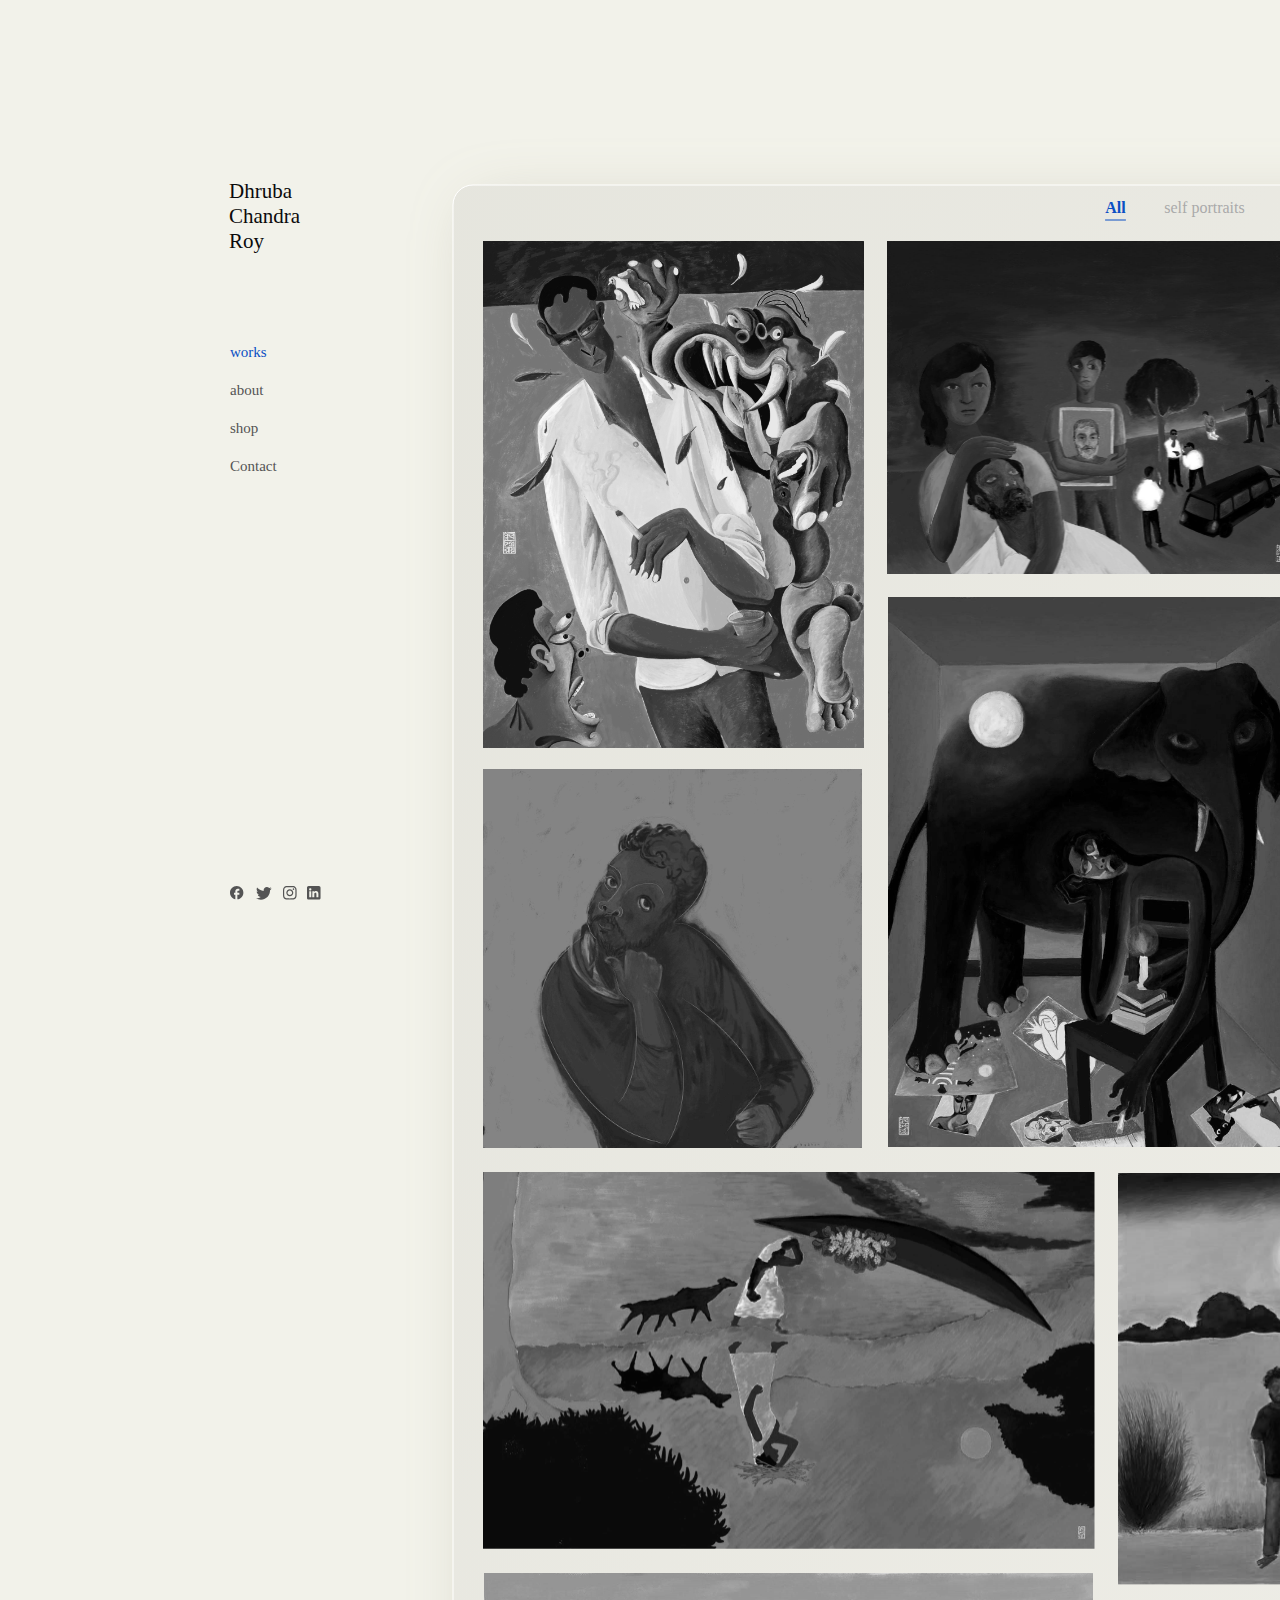
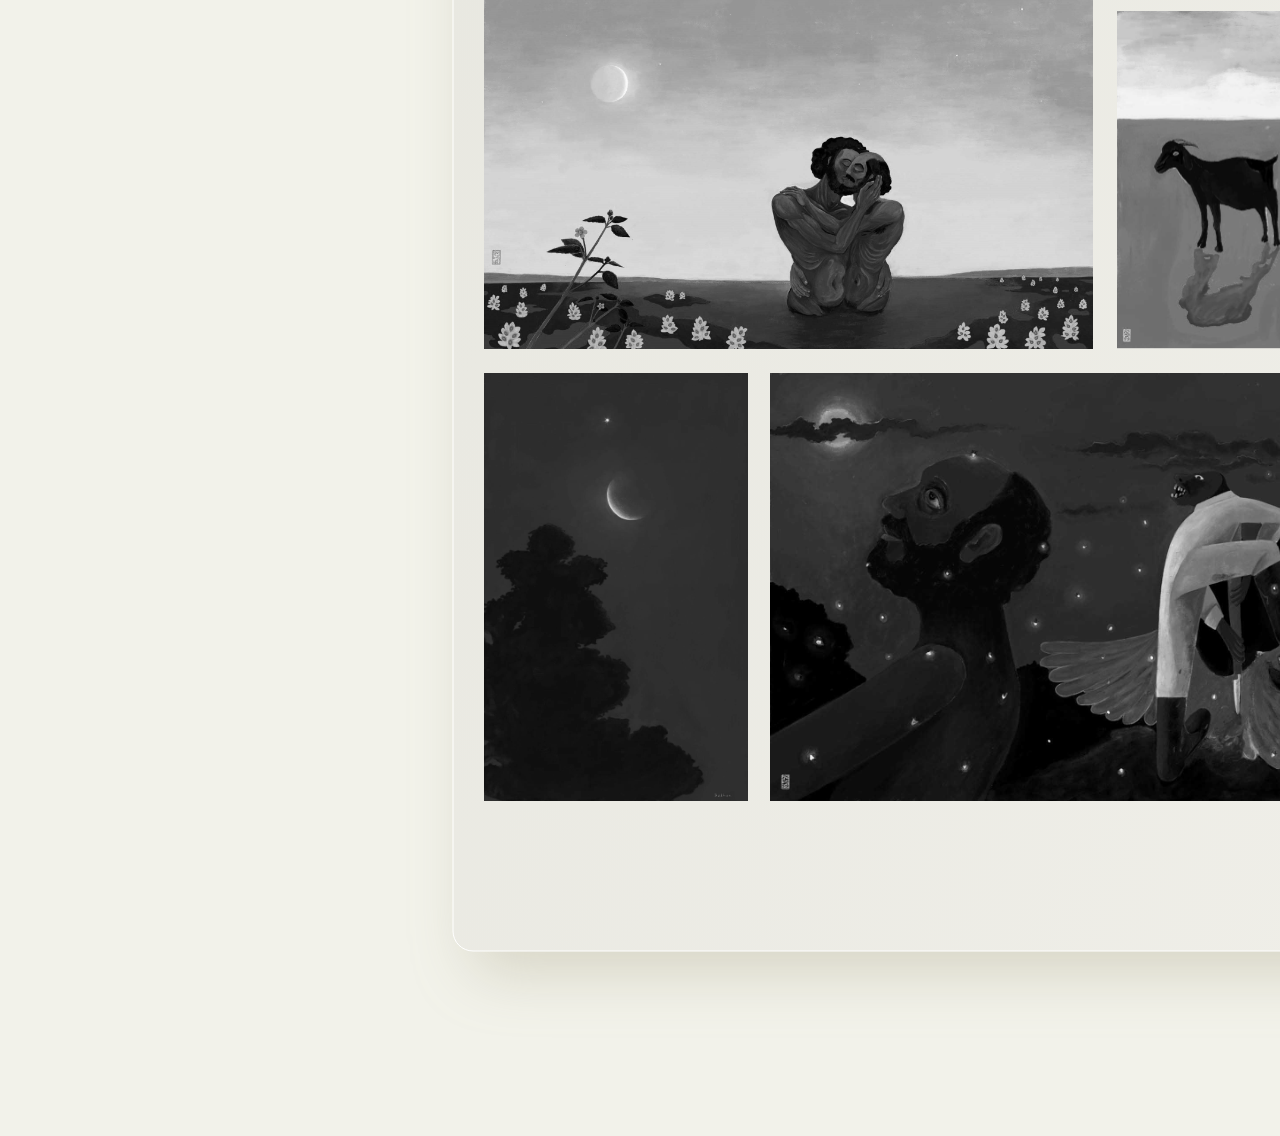
<file: index.html>
<!DOCTYPE html>
<html>
<head>
<meta charset="utf-8"/>
<meta http-equiv="X-UA-Compatible" content="IE=edge"/>
<meta name="viewport" content="width=device-width, initial-scale=1.0">
<title>Works</title>
<link rel="stylesheet" type="text/css" id="applicationStylesheet" href="BadhonPortfolio2.css"/>
<script id="applicationScript" type="text/javascript" src="BadhonPortfolio2.js"></script>
</head>
<body>
<div id="Works">
	<div id="Dhruba_Chandra_Roy">
		<span>Dhruba<br/>Chandra<br/>Roy</span>
	</div>
	<div id="Component_3__7" class="Component_3___7">
		<div id="works">
			<span>works</span>
		</div>
	</div>
	<div onclick="application.goToTargetView(event)" id="Component_4__7" class="Component_4___7">
		<div id="about">
			<span>about</span>
		</div>
	</div>
	<div onclick="application.goToTargetView(event)" id="Component_5__7" class="Component_5___7">
		<div id="shop">
			<span>shop</span>
		</div>
	</div>
	<div onclick="application.goToTargetView(event)" id="Component_6__7" class="Component_6___7">
		<div id="Contact">
			<span>Contact</span>
		</div>
	</div>
	<div id="Group_25">
		<div id="Group_9">
			<div id="facebook-24px" class="facebook_24px">
				<svg class="Rectangle_401">
					<rect id="Rectangle_401" rx="0" ry="0" x="0" y="0" width="16.067" height="16.067">
					</rect>
				</svg>
				<svg class="Path_125" viewBox="2 2 13.389 13.355">
					<path id="Path_125" d="M 15.38884925842285 8.694424629211426 C 15.38884925842285 4.999102592468262 12.38974666595459 2 8.694424629211426 2 C 4.999101638793945 2 2 4.999102592468262 2 8.694424629211426 C 2 11.93452548980713 4.302882671356201 14.63237571716309 7.355539798736572 15.25495910644531 L 7.355539798736572 10.70275020599365 L 6.016654491424561 10.70275020599365 L 6.016654491424561 8.694424629211426 L 7.355539798736572 8.694424629211426 L 7.355539798736572 7.02081823348999 C 7.355539798736572 5.728793621063232 8.406564712524414 4.677770137786865 9.698588371276855 4.677770137786865 L 11.37219429016113 4.677770137786865 L 11.37219429016113 6.686097145080566 L 10.03330993652344 6.686097145080566 C 9.665116310119629 6.686097145080566 9.36386775970459 6.987346649169922 9.36386775970459 7.355539798736572 L 9.36386775970459 8.694424629211426 L 11.37219429016113 8.694424629211426 L 11.37219429016113 10.70275020599365 L 9.36386775970459 10.70275020599365 L 9.36386775970459 15.35537624359131 C 12.74455070495605 15.02065563201904 15.38884925842285 12.16883087158203 15.38884925842285 8.694424629211426 Z">
					</path>
				</svg>
			</div>
			<div id="iconfinder_198-Twitter_192156">
				<div id="Component_24__8" class="Component_24___8">
					<svg class="Path_126" viewBox="-0.501 63.875 15.644 12.715">
						<path id="Path_126" d="M 15.14316654205322 65.37984466552734 C 14.56644153594971 65.6357421875 13.94770240783691 65.80760955810547 13.29841041564941 65.88592529296875 C 13.96298027038574 65.48870849609375 14.47095775604248 64.86040496826172 14.71157550811768 64.10992431640625 C 14.09091472625732 64.47850036621094 13.40342617034912 64.745849609375 12.67203235626221 64.88907623291016 C 12.08767032623291 64.26457214355469 11.25315284729004 63.87500762939453 10.33075904846191 63.87500762939453 C 8.558573722839355 63.87500762939453 7.120564460754395 65.31301879882813 7.120564460754395 67.08519744873047 C 7.120564460754395 67.33728790283203 7.149225234985352 67.58171081542969 7.203641891479492 67.81662750244141 C 4.535798072814941 67.68296051025391 2.170660734176636 66.40535736083984 0.5884946584701538 64.46321868896484 C 0.3115750849246979 64.93681335449219 0.1530864983797073 65.48873901367188 0.1530864983797073 66.07691192626953 C 0.1530864983797073 67.19028472900391 0.7202782034873962 68.17185211181641 1.581530809402466 68.74857330322266 C 1.055405020713806 68.73138427734375 0.5598340630531311 68.58624267578125 0.1272979974746704 68.34755706787109 C 0.1272979974746704 68.36093139648438 0.1272979974746704 68.37429046630859 0.1272979974746704 68.38767242431641 C 0.1272979974746704 69.94215393066406 1.233968019485474 71.23884582519531 2.701553344726563 71.53483581542969 C 2.432272672653198 71.60739898681641 2.148691415786743 71.64752197265625 1.856525301933289 71.64752197265625 C 1.649332165718079 71.64752197265625 1.448799729347229 71.62648773193359 1.252117872238159 71.58830261230469 C 1.66079044342041 72.86397552490234 2.846719264984131 73.79207611083984 4.250323295593262 73.81880950927734 C 3.152239084243774 74.67819976806641 1.768680095672607 75.19190216064453 0.2647955417633057 75.19190216064453 C 0.005078494548797607 75.19190216064453 -0.249872088432312 75.17660522460938 -0.5010032653808594 75.14795684814453 C 0.9188857674598694 76.05689239501953 2.606100082397461 76.58969116210938 4.419323444366455 76.58969116210938 C 10.32312202453613 76.58969116210938 13.55048656463623 71.69896697998047 13.55048656463623 67.45757293701172 C 13.55048656463623 67.31815338134766 13.54666996002197 67.17875671386719 13.54285049438477 67.04126739501953 C 14.16922473907471 66.58868408203125 14.71157550811768 66.02342224121094 15.14316654205322 65.37984466552734 Z">
						</path>
					</svg>
				</div>
			</div>
			<div id="iconfinder_instagram_4691240" class="iconfinder_instagram_4691240">
				<svg class="iconfinder_instagram_4691240_" viewBox="0 0 13.627 13.627">
					<path id="iconfinder_instagram_4691240_" d="M 6.813264846801758 0 C 4.962327480316162 0 4.731244087219238 0.008516579866409302 4.004496574401855 0.04087958484888077 C 3.278883457183838 0.07494591176509857 2.784921884536743 0.1890680938959122 2.350576162338257 0.3576963245868683 C 1.902603983879089 0.5314345955848694 1.522196650505066 0.7647889256477356 1.143492937088013 1.143492937088013 C 0.7647889852523804 1.522196650505066 0.5308669209480286 1.902036190032959 0.3576963245868683 2.350576162338257 C 0.1890680938959122 2.784921884536743 0.07437813282012939 3.278883457183838 0.04087958484888077 4.004496574401855 C 0.006813263054937124 4.731244087219238 -8.671219298150845e-10 4.962327480316162 -8.671219298150845e-10 6.813264846801758 C -8.671219298150845e-10 8.664201736450195 0.008516578935086727 8.895284652709961 0.04087958484888077 9.62203311920166 C 0.07494591176509857 10.34707832336426 0.1890680938959122 10.84160804748535 0.3576963245868683 11.27595329284668 C 0.5314345955848694 11.72335815429688 0.7647889256477356 12.10433197021484 1.143492937088013 12.48303604125977 C 1.522196888923645 12.86117267608643 1.902036190032959 13.09566307067871 2.350576162338257 13.26883316040039 C 2.785489797592163 13.43689441680908 3.279451131820679 13.55215263366699 4.004496574401855 13.58565139770508 C 4.731244087219238 13.61971569061279 4.962327480316162 13.62652969360352 6.813264846801758 13.62652969360352 C 8.664201736450195 13.62652969360352 8.895284652709961 13.61801338195801 9.62203311920166 13.58564758300781 C 10.34707832336426 13.5515832901001 10.84160804748535 13.43689441680908 11.27595329284668 13.26883220672607 C 11.72335815429688 13.09509372711182 12.10433197021484 12.86117172241211 12.48303604125977 12.48303508758545 C 12.86117267608643 12.10433101654053 13.09566307067871 11.72505950927734 13.26883316040039 11.27595329284668 C 13.43689441680908 10.84160709381104 13.55215263366699 10.34707641601563 13.58565139770508 9.622031211853027 C 13.61971569061279 8.895283699035645 13.62653064727783 8.664200782775879 13.62653064727783 6.813262939453125 C 13.62653064727783 4.962326526641846 13.61801338195801 4.731243133544922 13.58565139770508 4.004495143890381 C 13.55158424377441 3.279450178146362 13.4368953704834 2.784353256225586 13.26883316040039 2.350574731826782 C 13.09509468078613 1.902602791786194 12.86117267608643 1.52219557762146 12.48303604125977 1.143491625785828 C 12.10433197021484 0.7647889256477356 11.72505950927734 0.5308669209480286 11.27595329284668 0.3576963245868683 C 10.84160804748535 0.1890680938959122 10.34707832336426 0.0743781253695488 9.62203311920166 0.04087956994771957 C 8.895284652709961 0.006813264451920986 8.664201736450195 0 6.813264846801758 0 Z M 6.813264846801758 1.226387739181519 C 8.631837844848633 1.226387739181519 8.848727226257324 1.235471963882446 9.566959381103516 1.266699433326721 C 10.23125267028809 1.297927021980286 10.59178829193115 1.408074855804443 10.83138847351074 1.502324938774109 C 11.15047454833984 1.625531315803528 11.37644958496094 1.773151874542236 11.61604690551758 2.011049032211304 C 11.8539457321167 2.249512910842896 12.00156402587891 2.476053714752197 12.12477207183838 2.795141935348511 C 12.21788787841797 3.034741640090942 12.32917022705078 3.395277500152588 12.35926151275635 4.059570789337158 C 12.39162349700928 4.778369426727295 12.39900588989258 4.994122982025146 12.39900588989258 6.813264846801758 C 12.39900588989258 8.632405281066895 12.39048862457275 8.848727226257324 12.35698986053467 9.566959381103516 C 12.32235622406006 10.23125267028809 12.21163940429688 10.59178829193115 12.11795902252197 10.83138847351074 C 11.99077796936035 11.15047454833984 11.84599685668945 11.37644958496094 11.6075325012207 11.61604690551758 C 11.36963558197021 11.8539457321167 11.13968753814697 12.00156402587891 10.82400608062744 12.12477207183838 C 10.58554363250732 12.21788787841797 10.21933078765869 12.32917022705078 9.555035591125488 12.35926151275635 C 8.831693649291992 12.39162349700928 8.618779182434082 12.39900588989258 6.796231746673584 12.39900588989258 C 4.973115921020508 12.39900588989258 4.760201454162598 12.39048862457275 4.037426948547363 12.35698986053467 C 3.372565984725952 12.32235622406006 3.00635290145874 12.21163940429688 2.767888784408569 12.11795902252197 C 2.444826602935791 11.99077796936035 2.222827434539795 11.84599685668945 1.984930992126465 11.6075325012207 C 1.745899081230164 11.36963558197021 1.593168377876282 11.13968753814697 1.473936319351196 10.82400608062744 C 1.380253791809082 10.58554363250732 1.270106196403503 10.21933078765869 1.235471963882446 9.555035591125488 C 1.209922194480896 8.839643478393555 1.200837850570679 8.618779182434082 1.200837850570679 6.804749011993408 C 1.200837850570679 4.990148544311523 1.209922194480896 4.768717288970947 1.235471963882446 4.044807910919189 C 1.270106196403503 3.380514860153198 1.380253791809082 3.014869928359985 1.473936319351196 2.776405334472656 C 1.593168377876282 2.452775478363037 1.745899200439453 2.231344223022461 1.984931111335754 1.99231219291687 C 2.222827434539795 1.75441563129425 2.44482684135437 1.601117372512817 2.767888784408569 1.482452869415283 C 3.00635290145874 1.388202667236328 3.364617347717285 1.277487277984619 4.028909683227539 1.243420958518982 C 4.752819061279297 1.217871069908142 4.965733528137207 1.209354519844055 6.787714958190918 1.209354519844055 L 6.813264846801758 1.226387858390808 Z M 6.813264846801758 3.314653396606445 C 4.880001068115234 3.314653396606445 3.314653158187866 4.881703853607178 3.314653158187866 6.813264846801758 C 3.314653158187866 8.746528625488281 4.88170337677002 10.31187534332275 6.813264846801758 10.31187534332275 C 8.746528625488281 10.31187534332275 10.31187534332275 8.74482536315918 10.31187534332275 6.813264846801758 C 10.31187534332275 4.880001068115234 8.74482536315918 3.314653158187866 6.813264846801758 3.314653158187866 Z M 6.813264846801758 9.084351539611816 C 5.558487892150879 9.084351539611816 4.542175769805908 8.06804084777832 4.542175769805908 6.813264846801758 C 4.542175769805908 5.558487892150879 5.558487892150879 4.542175769805908 6.813264846801758 4.542175769805908 C 8.06804084777832 4.542175769805908 9.084351539611816 5.558487892150879 9.084351539611816 6.813264846801758 C 9.084351539611816 8.06804084777832 8.06804084777832 9.084351539611816 6.813264846801758 9.084351539611816 Z M 11.26800346374512 3.176685094833374 C 11.26800346374512 3.628063201904297 10.90122413635254 3.994276285171509 10.45041179656982 3.994276285171509 C 9.99903392791748 3.994276285171509 9.632819175720215 3.627495765686035 9.632819175720215 3.176685094833374 C 9.632819175720215 2.725873708724976 9.999601364135742 2.359660625457764 10.45041179656982 2.359660625457764 C 10.90065574645996 2.359092950820923 11.26800346374512 2.725873708724976 11.26800346374512 3.176685094833374 Z">
					</path>
				</svg>
			</div>
			<div id="iconfinder_Rounded_Linkedin2_s" class="iconfinder_Rounded_Linkedin2_svg_5282542">
				<svg class="iconfinder_Rounded_Linkedin2_s_bb" viewBox="0 0 13.534 13.534">
					<path id="iconfinder_Rounded_Linkedin2_s_bb" d="M 11.88055038452148 -1.485544362367364e-05 C 12.79317569732666 -1.485544362367364e-05 13.53408718109131 0.7409244775772095 13.53408718109131 1.653524875640869 L 13.53408718109131 11.88054847717285 C 13.53408718109131 12.79314708709717 12.7931489944458 13.53408718109131 11.88054847717285 13.53408718109131 L 1.653524279594421 13.53408718109131 C 0.740924060344696 13.53408718109131 -1.52587890625e-05 12.7931489944458 -1.52587890625e-05 11.88054847717285 L -1.52587890625e-05 1.653524279594421 C -1.52587890625e-05 0.740924060344696 0.740897536277771 -1.52587890625e-05 1.653524279594421 -1.52587890625e-05 L 11.88054847717285 -1.52587890625e-05 Z M 4.241579055786133 11.18882846832275 L 4.241579055786133 5.222272396087646 L 2.257987022399902 5.222272396087646 L 2.257987022399902 11.18882846832275 L 4.241579055786133 11.18882846832275 Z M 11.39295196533203 11.18882846832275 L 11.39295196533203 7.767265319824219 C 11.39295196533203 5.934530258178711 10.41442584991455 5.081961154937744 9.109573364257813 5.081961154937744 C 8.057402610778809 5.081961154937744 7.586087703704834 5.660624027252197 7.322198867797852 6.067042827606201 L 7.322198867797852 5.222272396087646 L 5.339109420776367 5.222272396087646 C 5.365411281585693 5.78216552734375 5.339109420776367 11.18882846832275 5.339109420776367 11.18882846832275 L 7.32217264175415 11.18882846832275 L 7.32217264175415 7.856689929962158 C 7.32217264175415 7.67831563949585 7.335019588470459 7.500045776367188 7.387570381164551 7.372555255889893 C 7.530682563781738 7.016360282897949 7.857218742370605 6.647370338439941 8.405113220214844 6.647370338439941 C 9.122393608093262 6.647370338439941 9.409781455993652 7.194735527038574 9.409781455993652 7.996471881866455 L 9.409781455993652 11.18882846832275 L 11.39295196533203 11.18882846832275 Z M 3.263185024261475 2.345244884490967 C 2.584524154663086 2.345244884490967 2.141122817993164 2.791420698165894 2.141122817993164 3.376215696334839 C 2.141122817993164 3.948719263076782 2.571042776107788 4.407185554504395 3.236936092376709 4.407185554504395 L 3.249730587005615 4.407185554504395 C 3.941370487213135 4.407185554504395 4.37189769744873 3.948719263076782 4.37189769744873 3.376215696334839 C 4.359077453613281 2.792240142822266 3.942587375640869 2.346513509750366 3.263185024261475 2.345244884490967 Z">
					</path>
				</svg>
			</div>
		</div>
	</div>
	<svg class="Rectangle_409_bd">
		<linearGradient id="Rectangle_409_bd" spreadMethod="pad" x1="-0.407" x2="1.035" y1="-0.206" y2="1.027">
			<stop offset="0" stop-color="#e2e2da" stop-opacity="1"></stop>
			<stop offset="1" stop-color="#f1f0ea" stop-opacity="1"></stop>
			<stop offset="1" stop-color="#f1f1e8" stop-opacity="1"></stop>
		</linearGradient>
		<rect id="Rectangle_409_bd" rx="20" ry="20" x="0" y="0" width="1237" height="2366">
		</rect>
	</svg>
	<div onclick="application.goToTargetView(event)" id="Component_25__1" class="Component_25___1">
		<div id="self_portraits">
			<span>self portraits</span>
		</div>
	</div>
	<div id="All">
		<span>All</span>
	</div>
	<div id="Component_26__1" class="Component_26___1">
		<div id="Recent_artworks">
			<span>Recent artworks</span>
		</div>
	</div>
	<div id="Component_27__1" class="Component_27___1">
		<div id="Old_ones">
			<span>Old ones</span>
		</div>
	</div>
	<div id="Component_28__1" class="Component_28___1">
		<div id="From_sketchbook">
			<span>From sketchbook</span>
		</div>
	</div>
	<svg class="Line_6" viewBox="0 0 20 1">
		<path id="Line_6" d="M 0 0 L 20 0">
		</path>
	</svg>
	<div id="selfsadakalo3" class="selfsadakalo3">
		<img id="selfsadakalo3_bp" src="selfsadakalo3_bp.png" srcset="selfsadakalo3_bp.png 1x, selfsadakalo3_bp@2x.png 2x">
			
	</div>
	<div id="sadakalo_3" class="sadakalo_3">
		<img id="sadakalo_3_br" src="sadakalo_3_br.png" srcset="sadakalo_3_br.png 1x, sadakalo_3_br@2x.png 2x">
			
	</div>
	<div id="sadakalo2" class="sadakalo2">
		<img id="sadakalo2_bt" src="sadakalo2_bt.png" srcset="sadakalo2_bt.png 1x, sadakalo2_bt@2x.png 2x">
			
	</div>
	<div onclick="application.goToTargetView(event)" id="sadakalo" class="sadakalo">
		<img onclick="application.goToTargetView(event)" id="sadakalo_bv" src="sadakalo_bv.png" srcset="sadakalo_bv.png 1x, sadakalo_bv@2x.png 2x">
			
	</div>
	<div id="sadakao7" class="sadakao7">
		<img id="sadakao7_bx" src="sadakao7_bx.png" srcset="sadakao7_bx.png 1x, sadakao7_bx@2x.png 2x">
			
	</div>
	<div id="sadakalo6" class="sadakalo6">
		<img id="sadakalo6_bz" src="sadakalo6_bz.png" srcset="sadakalo6_bz.png 1x, sadakalo6_bz@2x.png 2x">
			
	</div>
	<div id="sadakalo8" class="sadakalo8">
		<img id="sadakalo8_b" src="sadakalo8_b.png" srcset="sadakalo8_b.png 1x, sadakalo8_b@2x.png 2x">
			
	</div>
	<div id="selfsadakalo_4" class="selfsadakalo_4">
		<img id="selfsadakalo_4_b" src="selfsadakalo_4_b.png" srcset="selfsadakalo_4_b.png 1x, selfsadakalo_4_b@2x.png 2x">
			
	</div>
	<div id="sadakalo_4" class="sadakalo_4">
		<img id="sadakalo_4_b" src="sadakalo_4_b.png" srcset="sadakalo_4_b.png 1x, sadakalo_4_b@2x.png 2x">
			
	</div>
	<div id="sadakalo10" class="sadakalo10">
		<img id="sadakalo10_b" src="sadakalo10_b.png" srcset="sadakalo10_b.png 1x, sadakalo10_b@2x.png 2x">
			
	</div>
	<div id="selfsadakalo2" class="selfsadakalo2">
		<img id="selfsadakalo2_b" src="selfsadakalo2_b.png" srcset="selfsadakalo2_b.png 1x, selfsadakalo2_b@2x.png 2x">
			
	</div>
	<div id="sadakalo_11" class="sadakalo_11">
		<img id="sadakalo_11_cb" src="sadakalo_11_cb.png" srcset="sadakalo_11_cb.png 1x, sadakalo_11_cb@2x.png 2x">
			
	</div>
	<div id="sadakalo5" class="sadakalo5">
		<img id="sadakalo5_cd" src="sadakalo5_cd.png" srcset="sadakalo5_cd.png 1x, sadakalo5_cd@2x.png 2x">
			
	</div>
</div>
</body>
</html>
</file>
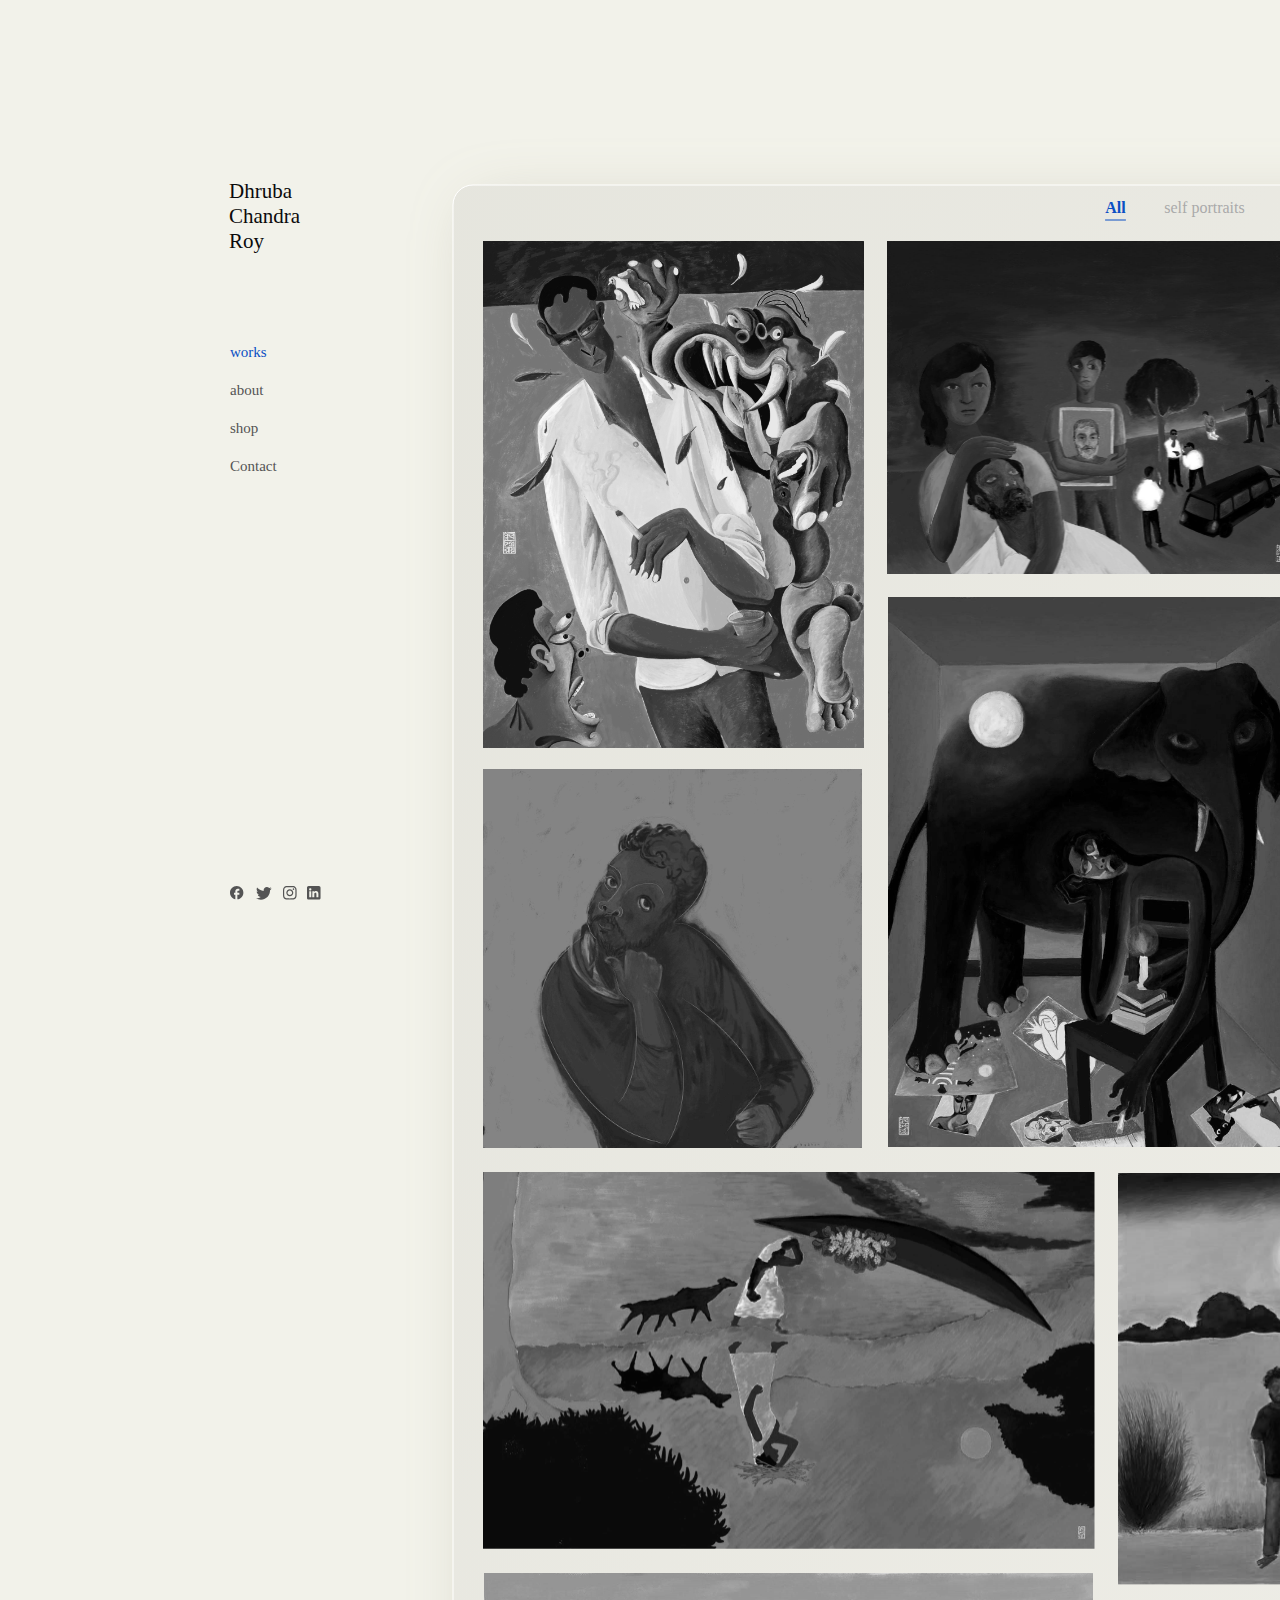
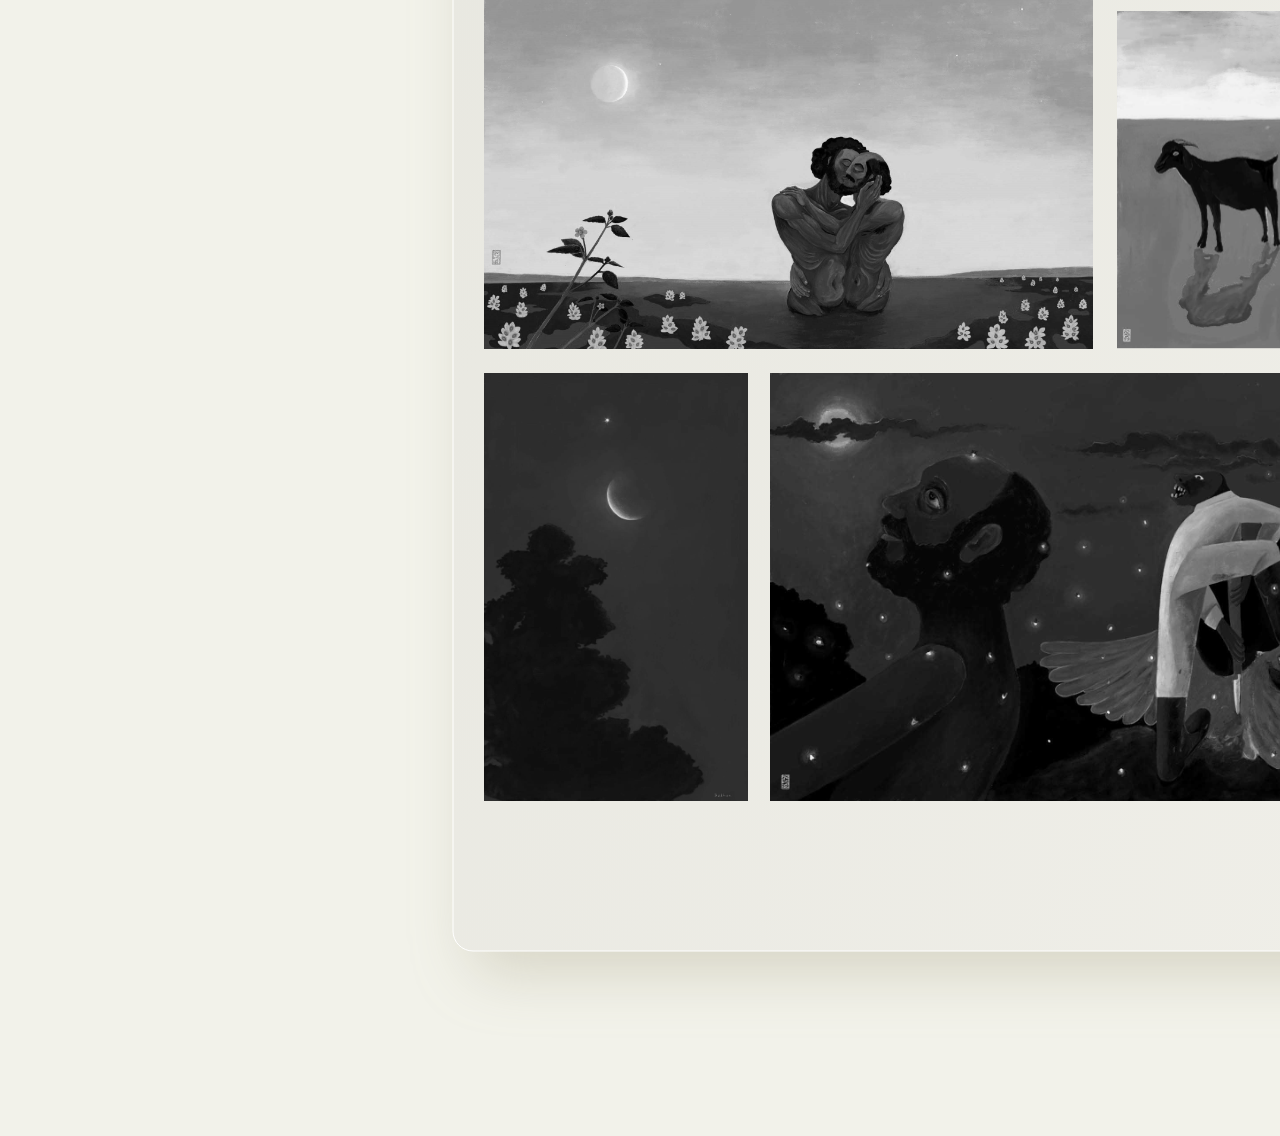
<file: BadhonPortfolio2.html>
<!DOCTYPE html>
<html>
<head>
<meta charset="utf-8"/>
<meta http-equiv="X-UA-Compatible" content="IE=edge"/>
<meta name="viewport" content="width=device-width, initial-scale=1.0">
<title>Works</title>
<link rel="stylesheet" type="text/css" id="applicationStylesheet" href="BadhonPortfolio2.css"/>
<script id="applicationScript" type="text/javascript" src="BadhonPortfolio2.js"></script>
</head>
<body>
<div id="Works">
	<div id="Dhruba_Chandra_Roy">
		<span>Dhruba<br/>Chandra<br/>Roy</span>
	</div>
	<div id="Component_3__7" class="Component_3___7">
		<div id="works">
			<span>works</span>
		</div>
	</div>
	<div onclick="application.goToTargetView(event)" id="Component_4__7" class="Component_4___7">
		<div id="about">
			<span>about</span>
		</div>
	</div>
	<div onclick="application.goToTargetView(event)" id="Component_5__7" class="Component_5___7">
		<div id="shop">
			<span>shop</span>
		</div>
	</div>
	<div onclick="application.goToTargetView(event)" id="Component_6__7" class="Component_6___7">
		<div id="Contact">
			<span>Contact</span>
		</div>
	</div>
	<div id="Group_25">
		<div id="Group_9">
			<div id="facebook-24px" class="facebook_24px">
				<svg class="Rectangle_401">
					<rect id="Rectangle_401" rx="0" ry="0" x="0" y="0" width="16.067" height="16.067">
					</rect>
				</svg>
				<svg class="Path_125" viewBox="2 2 13.389 13.355">
					<path id="Path_125" d="M 15.38884925842285 8.694424629211426 C 15.38884925842285 4.999102592468262 12.38974666595459 2 8.694424629211426 2 C 4.999101638793945 2 2 4.999102592468262 2 8.694424629211426 C 2 11.93452548980713 4.302882671356201 14.63237571716309 7.355539798736572 15.25495910644531 L 7.355539798736572 10.70275020599365 L 6.016654491424561 10.70275020599365 L 6.016654491424561 8.694424629211426 L 7.355539798736572 8.694424629211426 L 7.355539798736572 7.02081823348999 C 7.355539798736572 5.728793621063232 8.406564712524414 4.677770137786865 9.698588371276855 4.677770137786865 L 11.37219429016113 4.677770137786865 L 11.37219429016113 6.686097145080566 L 10.03330993652344 6.686097145080566 C 9.665116310119629 6.686097145080566 9.36386775970459 6.987346649169922 9.36386775970459 7.355539798736572 L 9.36386775970459 8.694424629211426 L 11.37219429016113 8.694424629211426 L 11.37219429016113 10.70275020599365 L 9.36386775970459 10.70275020599365 L 9.36386775970459 15.35537624359131 C 12.74455070495605 15.02065563201904 15.38884925842285 12.16883087158203 15.38884925842285 8.694424629211426 Z">
					</path>
				</svg>
			</div>
			<div id="iconfinder_198-Twitter_192156">
				<div id="Component_24__8" class="Component_24___8">
					<svg class="Path_126" viewBox="-0.501 63.875 15.644 12.715">
						<path id="Path_126" d="M 15.14316654205322 65.37984466552734 C 14.56644153594971 65.6357421875 13.94770240783691 65.80760955810547 13.29841041564941 65.88592529296875 C 13.96298027038574 65.48870849609375 14.47095775604248 64.86040496826172 14.71157550811768 64.10992431640625 C 14.09091472625732 64.47850036621094 13.40342617034912 64.745849609375 12.67203235626221 64.88907623291016 C 12.08767032623291 64.26457214355469 11.25315284729004 63.87500762939453 10.33075904846191 63.87500762939453 C 8.558573722839355 63.87500762939453 7.120564460754395 65.31301879882813 7.120564460754395 67.08519744873047 C 7.120564460754395 67.33728790283203 7.149225234985352 67.58171081542969 7.203641891479492 67.81662750244141 C 4.535798072814941 67.68296051025391 2.170660734176636 66.40535736083984 0.5884946584701538 64.46321868896484 C 0.3115750849246979 64.93681335449219 0.1530864983797073 65.48873901367188 0.1530864983797073 66.07691192626953 C 0.1530864983797073 67.19028472900391 0.7202782034873962 68.17185211181641 1.581530809402466 68.74857330322266 C 1.055405020713806 68.73138427734375 0.5598340630531311 68.58624267578125 0.1272979974746704 68.34755706787109 C 0.1272979974746704 68.36093139648438 0.1272979974746704 68.37429046630859 0.1272979974746704 68.38767242431641 C 0.1272979974746704 69.94215393066406 1.233968019485474 71.23884582519531 2.701553344726563 71.53483581542969 C 2.432272672653198 71.60739898681641 2.148691415786743 71.64752197265625 1.856525301933289 71.64752197265625 C 1.649332165718079 71.64752197265625 1.448799729347229 71.62648773193359 1.252117872238159 71.58830261230469 C 1.66079044342041 72.86397552490234 2.846719264984131 73.79207611083984 4.250323295593262 73.81880950927734 C 3.152239084243774 74.67819976806641 1.768680095672607 75.19190216064453 0.2647955417633057 75.19190216064453 C 0.005078494548797607 75.19190216064453 -0.249872088432312 75.17660522460938 -0.5010032653808594 75.14795684814453 C 0.9188857674598694 76.05689239501953 2.606100082397461 76.58969116210938 4.419323444366455 76.58969116210938 C 10.32312202453613 76.58969116210938 13.55048656463623 71.69896697998047 13.55048656463623 67.45757293701172 C 13.55048656463623 67.31815338134766 13.54666996002197 67.17875671386719 13.54285049438477 67.04126739501953 C 14.16922473907471 66.58868408203125 14.71157550811768 66.02342224121094 15.14316654205322 65.37984466552734 Z">
						</path>
					</svg>
				</div>
			</div>
			<div id="iconfinder_instagram_4691240" class="iconfinder_instagram_4691240">
				<svg class="iconfinder_instagram_4691240_" viewBox="0 0 13.627 13.627">
					<path id="iconfinder_instagram_4691240_" d="M 6.813264846801758 0 C 4.962327480316162 0 4.731244087219238 0.008516579866409302 4.004496574401855 0.04087958484888077 C 3.278883457183838 0.07494591176509857 2.784921884536743 0.1890680938959122 2.350576162338257 0.3576963245868683 C 1.902603983879089 0.5314345955848694 1.522196650505066 0.7647889256477356 1.143492937088013 1.143492937088013 C 0.7647889852523804 1.522196650505066 0.5308669209480286 1.902036190032959 0.3576963245868683 2.350576162338257 C 0.1890680938959122 2.784921884536743 0.07437813282012939 3.278883457183838 0.04087958484888077 4.004496574401855 C 0.006813263054937124 4.731244087219238 -8.671219298150845e-10 4.962327480316162 -8.671219298150845e-10 6.813264846801758 C -8.671219298150845e-10 8.664201736450195 0.008516578935086727 8.895284652709961 0.04087958484888077 9.62203311920166 C 0.07494591176509857 10.34707832336426 0.1890680938959122 10.84160804748535 0.3576963245868683 11.27595329284668 C 0.5314345955848694 11.72335815429688 0.7647889256477356 12.10433197021484 1.143492937088013 12.48303604125977 C 1.522196888923645 12.86117267608643 1.902036190032959 13.09566307067871 2.350576162338257 13.26883316040039 C 2.785489797592163 13.43689441680908 3.279451131820679 13.55215263366699 4.004496574401855 13.58565139770508 C 4.731244087219238 13.61971569061279 4.962327480316162 13.62652969360352 6.813264846801758 13.62652969360352 C 8.664201736450195 13.62652969360352 8.895284652709961 13.61801338195801 9.62203311920166 13.58564758300781 C 10.34707832336426 13.5515832901001 10.84160804748535 13.43689441680908 11.27595329284668 13.26883220672607 C 11.72335815429688 13.09509372711182 12.10433197021484 12.86117172241211 12.48303604125977 12.48303508758545 C 12.86117267608643 12.10433101654053 13.09566307067871 11.72505950927734 13.26883316040039 11.27595329284668 C 13.43689441680908 10.84160709381104 13.55215263366699 10.34707641601563 13.58565139770508 9.622031211853027 C 13.61971569061279 8.895283699035645 13.62653064727783 8.664200782775879 13.62653064727783 6.813262939453125 C 13.62653064727783 4.962326526641846 13.61801338195801 4.731243133544922 13.58565139770508 4.004495143890381 C 13.55158424377441 3.279450178146362 13.4368953704834 2.784353256225586 13.26883316040039 2.350574731826782 C 13.09509468078613 1.902602791786194 12.86117267608643 1.52219557762146 12.48303604125977 1.143491625785828 C 12.10433197021484 0.7647889256477356 11.72505950927734 0.5308669209480286 11.27595329284668 0.3576963245868683 C 10.84160804748535 0.1890680938959122 10.34707832336426 0.0743781253695488 9.62203311920166 0.04087956994771957 C 8.895284652709961 0.006813264451920986 8.664201736450195 0 6.813264846801758 0 Z M 6.813264846801758 1.226387739181519 C 8.631837844848633 1.226387739181519 8.848727226257324 1.235471963882446 9.566959381103516 1.266699433326721 C 10.23125267028809 1.297927021980286 10.59178829193115 1.408074855804443 10.83138847351074 1.502324938774109 C 11.15047454833984 1.625531315803528 11.37644958496094 1.773151874542236 11.61604690551758 2.011049032211304 C 11.8539457321167 2.249512910842896 12.00156402587891 2.476053714752197 12.12477207183838 2.795141935348511 C 12.21788787841797 3.034741640090942 12.32917022705078 3.395277500152588 12.35926151275635 4.059570789337158 C 12.39162349700928 4.778369426727295 12.39900588989258 4.994122982025146 12.39900588989258 6.813264846801758 C 12.39900588989258 8.632405281066895 12.39048862457275 8.848727226257324 12.35698986053467 9.566959381103516 C 12.32235622406006 10.23125267028809 12.21163940429688 10.59178829193115 12.11795902252197 10.83138847351074 C 11.99077796936035 11.15047454833984 11.84599685668945 11.37644958496094 11.6075325012207 11.61604690551758 C 11.36963558197021 11.8539457321167 11.13968753814697 12.00156402587891 10.82400608062744 12.12477207183838 C 10.58554363250732 12.21788787841797 10.21933078765869 12.32917022705078 9.555035591125488 12.35926151275635 C 8.831693649291992 12.39162349700928 8.618779182434082 12.39900588989258 6.796231746673584 12.39900588989258 C 4.973115921020508 12.39900588989258 4.760201454162598 12.39048862457275 4.037426948547363 12.35698986053467 C 3.372565984725952 12.32235622406006 3.00635290145874 12.21163940429688 2.767888784408569 12.11795902252197 C 2.444826602935791 11.99077796936035 2.222827434539795 11.84599685668945 1.984930992126465 11.6075325012207 C 1.745899081230164 11.36963558197021 1.593168377876282 11.13968753814697 1.473936319351196 10.82400608062744 C 1.380253791809082 10.58554363250732 1.270106196403503 10.21933078765869 1.235471963882446 9.555035591125488 C 1.209922194480896 8.839643478393555 1.200837850570679 8.618779182434082 1.200837850570679 6.804749011993408 C 1.200837850570679 4.990148544311523 1.209922194480896 4.768717288970947 1.235471963882446 4.044807910919189 C 1.270106196403503 3.380514860153198 1.380253791809082 3.014869928359985 1.473936319351196 2.776405334472656 C 1.593168377876282 2.452775478363037 1.745899200439453 2.231344223022461 1.984931111335754 1.99231219291687 C 2.222827434539795 1.75441563129425 2.44482684135437 1.601117372512817 2.767888784408569 1.482452869415283 C 3.00635290145874 1.388202667236328 3.364617347717285 1.277487277984619 4.028909683227539 1.243420958518982 C 4.752819061279297 1.217871069908142 4.965733528137207 1.209354519844055 6.787714958190918 1.209354519844055 L 6.813264846801758 1.226387858390808 Z M 6.813264846801758 3.314653396606445 C 4.880001068115234 3.314653396606445 3.314653158187866 4.881703853607178 3.314653158187866 6.813264846801758 C 3.314653158187866 8.746528625488281 4.88170337677002 10.31187534332275 6.813264846801758 10.31187534332275 C 8.746528625488281 10.31187534332275 10.31187534332275 8.74482536315918 10.31187534332275 6.813264846801758 C 10.31187534332275 4.880001068115234 8.74482536315918 3.314653158187866 6.813264846801758 3.314653158187866 Z M 6.813264846801758 9.084351539611816 C 5.558487892150879 9.084351539611816 4.542175769805908 8.06804084777832 4.542175769805908 6.813264846801758 C 4.542175769805908 5.558487892150879 5.558487892150879 4.542175769805908 6.813264846801758 4.542175769805908 C 8.06804084777832 4.542175769805908 9.084351539611816 5.558487892150879 9.084351539611816 6.813264846801758 C 9.084351539611816 8.06804084777832 8.06804084777832 9.084351539611816 6.813264846801758 9.084351539611816 Z M 11.26800346374512 3.176685094833374 C 11.26800346374512 3.628063201904297 10.90122413635254 3.994276285171509 10.45041179656982 3.994276285171509 C 9.99903392791748 3.994276285171509 9.632819175720215 3.627495765686035 9.632819175720215 3.176685094833374 C 9.632819175720215 2.725873708724976 9.999601364135742 2.359660625457764 10.45041179656982 2.359660625457764 C 10.90065574645996 2.359092950820923 11.26800346374512 2.725873708724976 11.26800346374512 3.176685094833374 Z">
					</path>
				</svg>
			</div>
			<div id="iconfinder_Rounded_Linkedin2_s" class="iconfinder_Rounded_Linkedin2_svg_5282542">
				<svg class="iconfinder_Rounded_Linkedin2_s_bb" viewBox="0 0 13.534 13.534">
					<path id="iconfinder_Rounded_Linkedin2_s_bb" d="M 11.88055038452148 -1.485544362367364e-05 C 12.79317569732666 -1.485544362367364e-05 13.53408718109131 0.7409244775772095 13.53408718109131 1.653524875640869 L 13.53408718109131 11.88054847717285 C 13.53408718109131 12.79314708709717 12.7931489944458 13.53408718109131 11.88054847717285 13.53408718109131 L 1.653524279594421 13.53408718109131 C 0.740924060344696 13.53408718109131 -1.52587890625e-05 12.7931489944458 -1.52587890625e-05 11.88054847717285 L -1.52587890625e-05 1.653524279594421 C -1.52587890625e-05 0.740924060344696 0.740897536277771 -1.52587890625e-05 1.653524279594421 -1.52587890625e-05 L 11.88054847717285 -1.52587890625e-05 Z M 4.241579055786133 11.18882846832275 L 4.241579055786133 5.222272396087646 L 2.257987022399902 5.222272396087646 L 2.257987022399902 11.18882846832275 L 4.241579055786133 11.18882846832275 Z M 11.39295196533203 11.18882846832275 L 11.39295196533203 7.767265319824219 C 11.39295196533203 5.934530258178711 10.41442584991455 5.081961154937744 9.109573364257813 5.081961154937744 C 8.057402610778809 5.081961154937744 7.586087703704834 5.660624027252197 7.322198867797852 6.067042827606201 L 7.322198867797852 5.222272396087646 L 5.339109420776367 5.222272396087646 C 5.365411281585693 5.78216552734375 5.339109420776367 11.18882846832275 5.339109420776367 11.18882846832275 L 7.32217264175415 11.18882846832275 L 7.32217264175415 7.856689929962158 C 7.32217264175415 7.67831563949585 7.335019588470459 7.500045776367188 7.387570381164551 7.372555255889893 C 7.530682563781738 7.016360282897949 7.857218742370605 6.647370338439941 8.405113220214844 6.647370338439941 C 9.122393608093262 6.647370338439941 9.409781455993652 7.194735527038574 9.409781455993652 7.996471881866455 L 9.409781455993652 11.18882846832275 L 11.39295196533203 11.18882846832275 Z M 3.263185024261475 2.345244884490967 C 2.584524154663086 2.345244884490967 2.141122817993164 2.791420698165894 2.141122817993164 3.376215696334839 C 2.141122817993164 3.948719263076782 2.571042776107788 4.407185554504395 3.236936092376709 4.407185554504395 L 3.249730587005615 4.407185554504395 C 3.941370487213135 4.407185554504395 4.37189769744873 3.948719263076782 4.37189769744873 3.376215696334839 C 4.359077453613281 2.792240142822266 3.942587375640869 2.346513509750366 3.263185024261475 2.345244884490967 Z">
					</path>
				</svg>
			</div>
		</div>
	</div>
	<svg class="Rectangle_409_bd">
		<linearGradient id="Rectangle_409_bd" spreadMethod="pad" x1="-0.407" x2="1.035" y1="-0.206" y2="1.027">
			<stop offset="0" stop-color="#e2e2da" stop-opacity="1"></stop>
			<stop offset="1" stop-color="#f1f0ea" stop-opacity="1"></stop>
			<stop offset="1" stop-color="#f1f1e8" stop-opacity="1"></stop>
		</linearGradient>
		<rect id="Rectangle_409_bd" rx="20" ry="20" x="0" y="0" width="1237" height="2366">
		</rect>
	</svg>
	<div onclick="application.goToTargetView(event)" id="Component_25__1" class="Component_25___1">
		<div id="self_portraits">
			<span>self portraits</span>
		</div>
	</div>
	<div id="All">
		<span>All</span>
	</div>
	<div id="Component_26__1" class="Component_26___1">
		<div id="Recent_artworks">
			<span>Recent artworks</span>
		</div>
	</div>
	<div id="Component_27__1" class="Component_27___1">
		<div id="Old_ones">
			<span>Old ones</span>
		</div>
	</div>
	<div id="Component_28__1" class="Component_28___1">
		<div id="From_sketchbook">
			<span>From sketchbook</span>
		</div>
	</div>
	<svg class="Line_6" viewBox="0 0 20 1">
		<path id="Line_6" d="M 0 0 L 20 0">
		</path>
	</svg>
	<div id="selfsadakalo3" class="selfsadakalo3">
		<img id="selfsadakalo3_bp" src="selfsadakalo3_bp.png" srcset="selfsadakalo3_bp.png 1x, selfsadakalo3_bp@2x.png 2x">
			
	</div>
	<div id="sadakalo_3" class="sadakalo_3">
		<img id="sadakalo_3_br" src="sadakalo_3_br.png" srcset="sadakalo_3_br.png 1x, sadakalo_3_br@2x.png 2x">
			
	</div>
	<div id="sadakalo2" class="sadakalo2">
		<img id="sadakalo2_bt" src="sadakalo2_bt.png" srcset="sadakalo2_bt.png 1x, sadakalo2_bt@2x.png 2x">
			
	</div>
	<div onclick="application.goToTargetView(event)" id="sadakalo" class="sadakalo">
		<img onclick="application.goToTargetView(event)" id="sadakalo_bv" src="sadakalo_bv.png" srcset="sadakalo_bv.png 1x, sadakalo_bv@2x.png 2x">
			
	</div>
	<div id="sadakao7" class="sadakao7">
		<img id="sadakao7_bx" src="sadakao7_bx.png" srcset="sadakao7_bx.png 1x, sadakao7_bx@2x.png 2x">
			
	</div>
	<div id="sadakalo6" class="sadakalo6">
		<img id="sadakalo6_bz" src="sadakalo6_bz.png" srcset="sadakalo6_bz.png 1x, sadakalo6_bz@2x.png 2x">
			
	</div>
	<div id="sadakalo8" class="sadakalo8">
		<img id="sadakalo8_b" src="sadakalo8_b.png" srcset="sadakalo8_b.png 1x, sadakalo8_b@2x.png 2x">
			
	</div>
	<div id="selfsadakalo_4" class="selfsadakalo_4">
		<img id="selfsadakalo_4_b" src="selfsadakalo_4_b.png" srcset="selfsadakalo_4_b.png 1x, selfsadakalo_4_b@2x.png 2x">
			
	</div>
	<div id="sadakalo_4" class="sadakalo_4">
		<img id="sadakalo_4_b" src="sadakalo_4_b.png" srcset="sadakalo_4_b.png 1x, sadakalo_4_b@2x.png 2x">
			
	</div>
	<div id="sadakalo10" class="sadakalo10">
		<img id="sadakalo10_b" src="sadakalo10_b.png" srcset="sadakalo10_b.png 1x, sadakalo10_b@2x.png 2x">
			
	</div>
	<div id="selfsadakalo2" class="selfsadakalo2">
		<img id="selfsadakalo2_b" src="selfsadakalo2_b.png" srcset="selfsadakalo2_b.png 1x, selfsadakalo2_b@2x.png 2x">
			
	</div>
	<div id="sadakalo_11" class="sadakalo_11">
		<img id="sadakalo_11_cb" src="sadakalo_11_cb.png" srcset="sadakalo_11_cb.png 1x, sadakalo_11_cb@2x.png 2x">
			
	</div>
	<div id="sadakalo5" class="sadakalo5">
		<img id="sadakalo5_cd" src="sadakalo5_cd.png" srcset="sadakalo5_cd.png 1x, sadakalo5_cd@2x.png 2x">
			
	</div>
</div>
</body>
</html>
</file>
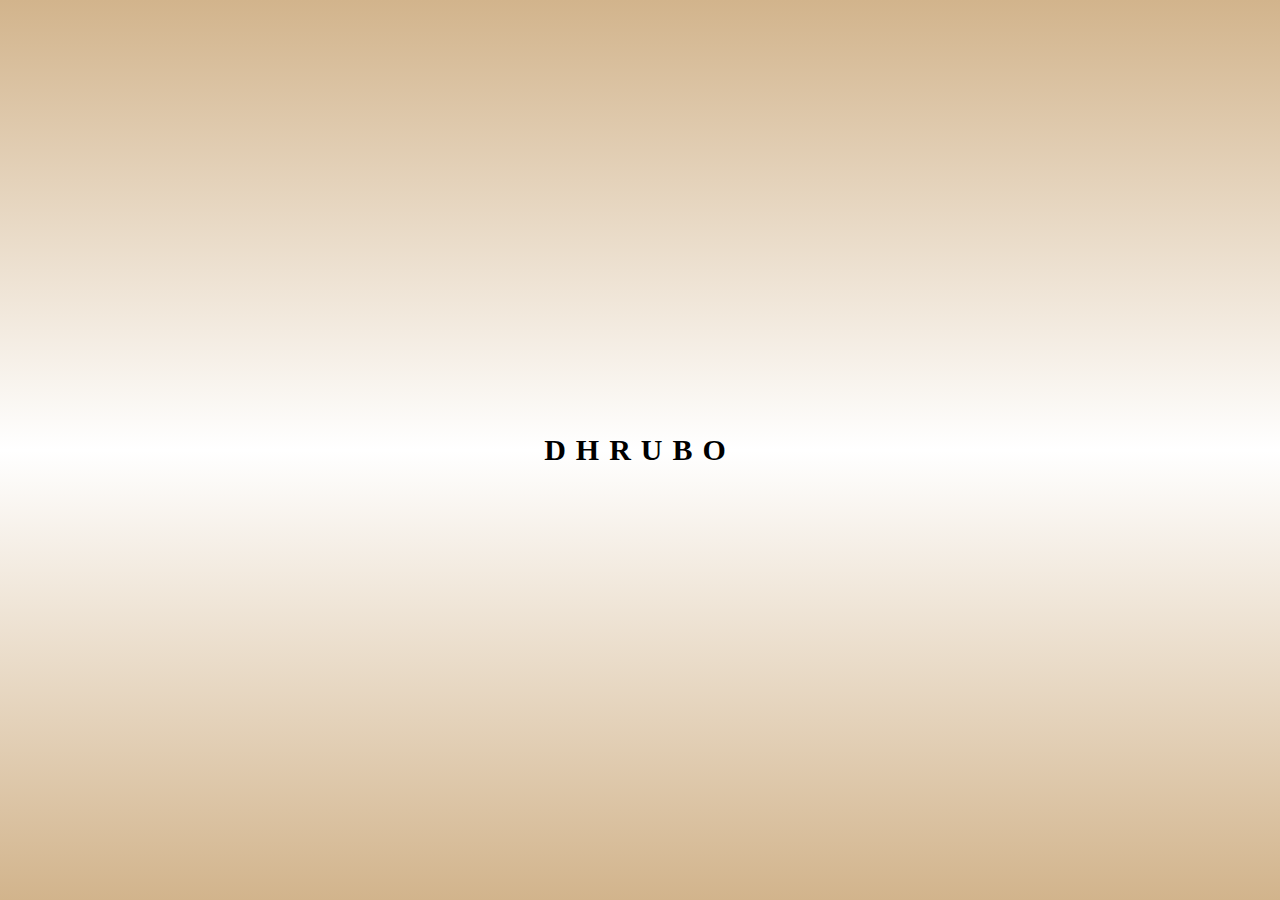
<file: index_old.html>
<!DOCTYPE html>
<html lang="en">
<head>
    <meta charset="UTF-8">
    <meta http-equiv="X-UA-Compatible" content="IE=edge">
    <meta name="viewport" content="width=device-width, initial-scale=1.0">
    <link rel="icon" type="image/png" href="6.png">
    <title>Dhrubo</title>
    <style>
        *{
            margin: 0;
            padding: 0;
            background-color: white;
        }
        .ragib{
            min-height: 100vh;
            display: grid;
            place-items: center;
            font-size: 30px;
            font-family: 'Times New Roman', Times, serif;
            font-weight: bold;
            letter-spacing: 10px;
            background-image: linear-gradient(to bottom,rgba(210, 180, 140, 1), rgba(210, 180, 140, 0), rgba(210, 180, 140, 1));
            cursor: wait;
            color: black;
            user-select: none;
        }
    </style>
</head>
<body>

    <div class="ragib" id="ragib">
        DHRUBO
    </div>
</body>
</html>
</file>
<file: BadhonPortfolio2.css>
.mediaViewInfo {
	--web-view-name: Works;
	--web-view-id: Works;
	--web-scale-on-resize: true;
	--web-application: true;
	--web-enable-deep-linking: true;
}
:root {
	--web-view-ids: Works;
}
* {
	margin: 0;
	padding: 0;
	box-sizing: border-box;
	border: none;
}
#Works {
	position: absolute;
	width: 1920px;
	height: 2736px;
	background-color: rgba(242,242,234,1);
	overflow: hidden;
	--web-view-name: Works;
	--web-view-id: Works;
	--web-scale-on-resize: true;
	--web-application: true;
	--web-enable-deep-linking: true;
}
@keyframes fadein {

	0% {
		opacity: 0;
	}
	100% {
		opacity: 1;
	}

}
#Dhruba_Chandra_Roy {
	left: 229px;
	top: 179px;
	position: absolute;
	overflow: visible;
	width: 85px;
	white-space: nowrap;
	text-align: left;
	font-family: Noto Sans;
	font-style: normal;
	font-weight: normal;
	font-size: 21px;
	color: rgba(10,10,10,1);
}
#Component_3__7 {
	position: absolute;
	width: 45px;
	height: 21px;
	left: 230px;
	top: 344px;
	overflow: visible;
}
#works {
	left: 0px;
	top: 0px;
	position: absolute;
	overflow: visible;
	width: 43px;
	white-space: nowrap;
	line-height: 18px;
	margin-top: -1.5px;
	text-align: left;
	font-family: Noto Sans;
	font-style: normal;
	font-weight: normal;
	font-size: 15px;
	color: rgba(11,79,196,1);
}
#Component_4__7 {
	position: absolute;
	width: 44px;
	height: 21px;
	left: 230px;
	top: 382px;
	overflow: visible;
	--web-animation: fadein 0.6s ease-out;
	--web-action-type: view;
	--web-action-target: AboutPage;
	cursor: pointer;
}
#about {
	left: 0px;
	top: 0px;
	position: absolute;
	overflow: visible;
	width: 42px;
	white-space: nowrap;
	line-height: 18px;
	margin-top: -1.5px;
	text-align: left;
	font-family: Noto Sans;
	font-style: normal;
	font-weight: normal;
	font-size: 15px;
	color: rgba(84,84,84,1);
}
#Component_5__7 {
	position: absolute;
	width: 37px;
	height: 21px;
	left: 230px;
	top: 420px;
	overflow: visible;
	--web-animation: fadein 0.2s snap;
	--web-action-type: view;
	--web-action-target: Works__1;
	cursor: pointer;
}
#shop {
	left: 0px;
	top: 0px;
	position: absolute;
	overflow: visible;
	width: 36px;
	white-space: nowrap;
	line-height: 18px;
	margin-top: -1.5px;
	text-align: left;
	font-family: Noto Sans;
	font-style: normal;
	font-weight: normal;
	font-size: 15px;
	color: rgba(84,84,84,1);
}
#Component_6__7 {
	position: absolute;
	width: 54px;
	height: 20px;
	left: 230px;
	top: 458px;
	overflow: visible;
	--web-animation: fadein 0.2s snap;
	--web-action-type: view;
	--web-action-target: ContactPage;
	cursor: pointer;
}
#Contact {
	left: 0px;
	top: 0px;
	position: absolute;
	overflow: visible;
	width: 55px;
	white-space: nowrap;
	line-height: 18px;
	margin-top: -1.5px;
	text-align: left;
	font-family: Noto Sans;
	font-style: normal;
	font-weight: normal;
	font-size: 15px;
	color: rgba(84,84,84,1);
}
#Group_25 {
	position: absolute;
	width: 91.559px;
	height: 16.067px;
	left: 229px;
	top: 884.965px;
	overflow: visible;
}
#Group_9 {
	position: absolute;
	width: 91.559px;
	height: 16.067px;
	left: 0px;
	top: 0px;
	overflow: visible;
}
#facebook-24px {
	position: absolute;
	width: 16.067px;
	height: 16.067px;
	left: 0px;
	top: 0px;
	overflow: visible;
}
#Rectangle_401 {
	fill: transparent;
}
.Rectangle_401 {
	position: absolute;
	overflow: visible;
	width: 16.067px;
	height: 16.067px;
	left: 0px;
	top: 0px;
}
#Path_125 {
	fill: rgba(84,84,84,1);
}
.Path_125 {
	overflow: visible;
	position: absolute;
	width: 13.389px;
	height: 13.355px;
	left: 1.339px;
	top: 1.339px;
	transform: matrix(1,0,0,1,0,0);
}
#iconfinder_198-Twitter_192156 {
	position: absolute;
	width: 15.644px;
	height: 12.715px;
	left: 26.778px;
	top: 1.847px;
	overflow: visible;
}
#Component_24__8 {
	position: absolute;
	width: 15.644px;
	height: 12.715px;
	left: 0px;
	top: 0px;
	overflow: visible;
}
#Path_126 {
	fill: rgba(84,84,84,1);
}
.Path_126 {
	overflow: visible;
	position: absolute;
	width: 15.644px;
	height: 12.715px;
	left: 0px;
	top: 0px;
	transform: matrix(1,0,0,1,0,0);
}
#iconfinder_instagram_4691240 {
	position: absolute;
	width: 13.627px;
	height: 13.627px;
	left: 53.556px;
	top: 1.385px;
	overflow: visible;
}
#iconfinder_instagram_4691240_ {
	fill: rgba(84,84,84,1);
}
.iconfinder_instagram_4691240_ {
	overflow: visible;
	position: absolute;
	width: 13.627px;
	height: 13.627px;
	left: 0px;
	top: 0px;
	transform: matrix(1,0,0,1,0,0);
}
#iconfinder_Rounded_Linkedin2_s {
	position: absolute;
	width: 13.534px;
	height: 13.534px;
	left: 78.025px;
	top: 1.385px;
	overflow: visible;
}
#iconfinder_Rounded_Linkedin2_s_bb {
	fill: rgba(84,84,84,1);
}
.iconfinder_Rounded_Linkedin2_s_bb {
	overflow: visible;
	position: absolute;
	width: 13.534px;
	height: 13.534px;
	left: 0px;
	top: 0px;
	transform: matrix(1,0,0,1,0,0);
}
#Rectangle_409_bd {
	fill: url(#Rectangle_409_bd);
	stroke: rgba(255,255,255,1);
	stroke-width: 1px;
	stroke-linejoin: miter;
	stroke-linecap: butt;
	stroke-miterlimit: 4;
	shape-rendering: auto;
}
.Rectangle_409_bd {
	filter: drop-shadow(20px 20px 30px rgba(155, 150, 119, 0.322));
	position: absolute;
	overflow: visible;
	width: 1327px;
	height: 2456px;
	left: 453px;
	top: 185px;
}
#Component_25__1 {
	position: absolute;
	width: 92px;
	height: 22px;
	left: 1158px;
	top: 199px;
	overflow: visible;
	transition: all 0.3s snap;
	--web-animation: fadein 0.3s snap;
	--web-action-type: view;
	--web-action-target: selfportraits;
	cursor: pointer;
}
#self_portraits {
	left: 0px;
	top: 0px;
	position: absolute;
	overflow: visible;
	width: 93px;
	white-space: nowrap;
	text-align: center;
	font-family: Noto Sans;
	font-style: normal;
	font-weight: lighter;
	font-size: 16px;
	color: rgba(170,170,170,1);
}
#All {
	left: 1105px;
	top: 199px;
	position: absolute;
	overflow: visible;
	width: 21px;
	white-space: nowrap;
	text-align: center;
	font-family: Noto Sans;
	font-style: normal;
	font-weight: bold;
	font-size: 16px;
	color: rgba(11,79,196,1);
}
#Component_26__1 {
	position: absolute;
	width: 118px;
	height: 22px;
	left: 1285px;
	top: 199px;
	overflow: visible;
}
#Recent_artworks {
	left: 0px;
	top: 0px;
	position: absolute;
	overflow: visible;
	width: 119px;
	white-space: nowrap;
	text-align: center;
	font-family: Noto Sans;
	font-style: normal;
	font-weight: lighter;
	font-size: 16px;
	color: rgba(170,170,170,1);
}
#Component_27__1 {
	position: absolute;
	width: 66px;
	height: 22px;
	left: 1437px;
	top: 199px;
	overflow: visible;
}
#Old_ones {
	left: 0px;
	top: 0px;
	position: absolute;
	overflow: visible;
	width: 67px;
	white-space: nowrap;
	text-align: center;
	font-family: Noto Sans;
	font-style: normal;
	font-weight: lighter;
	font-size: 16px;
	color: rgba(170,170,170,1);
}
#Component_28__1 {
	position: absolute;
	width: 126px;
	height: 22px;
	left: 1537px;
	top: 199px;
	overflow: visible;
}
#From_sketchbook {
	left: 0px;
	top: 0px;
	position: absolute;
	overflow: visible;
	width: 127px;
	white-space: nowrap;
	text-align: center;
	font-family: Noto Sans;
	font-style: normal;
	font-weight: lighter;
	font-size: 16px;
	color: rgba(170,170,170,1);
}
#Line_6 {
	fill: transparent;
	stroke: rgba(11,79,196,1);
	stroke-width: 1px;
	stroke-linejoin: miter;
	stroke-linecap: round;
	stroke-miterlimit: 4;
	shape-rendering: auto;
}
.Line_6 {
	overflow: visible;
	position: absolute;
	width: 21px;
	height: 1px;
	left: 1104.5px;
	top: 219.5px;
	transform: matrix(1,0,0,1,0,0);
}
#selfsadakalo3 {
	position: absolute;
	width: 379px;
	height: 379px;
	left: 483px;
	top: 769px;
	overflow: visible;
}
#selfsadakalo3_bp {
	position: absolute;
	width: 379px;
	height: 379px;
	left: 0px;
	top: 0px;
	overflow: visible;
}
#sadakalo_3 {
	position: absolute;
	width: 414.151px;
	height: 333px;
	left: 887px;
	top: 241px;
	overflow: visible;
}
#sadakalo_3_br {
	position: absolute;
	width: 414.151px;
	height: 333px;
	left: 0px;
	top: 0px;
	overflow: visible;
}
#sadakalo2 {
	position: absolute;
	width: 381px;
	height: 507px;
	left: 483px;
	top: 241px;
	overflow: visible;
}
#sadakalo2_bt {
	position: absolute;
	width: 381px;
	height: 507px;
	left: 0px;
	top: 0px;
	overflow: visible;
}
#sadakalo {
	position: absolute;
	width: 413px;
	height: 550px;
	left: 888px;
	top: 597px;
	overflow: visible;
	transition: all 0.3s ease-out;
	--web-animation: fadein 0.3s ease-out;
	--web-action-type: view;
	--web-action-target: SingleArtwork;
	cursor: pointer;
}
#sadakalo_bv {
	position: absolute;
	width: 413px;
	height: 550px;
	left: 0px;
	top: 0px;
	overflow: visible;
	--web-animation: fadein 0.3s ease-out;
	--web-action-type: view;
	--web-action-target: SingleArtwork;
	cursor: pointer;
}
#sadakao7 {
	position: absolute;
	width: 611.5px;
	height: 377.709px;
	left: 483px;
	top: 1171.5px;
	overflow: visible;
}
#sadakao7_bx {
	position: absolute;
	width: 611.5px;
	height: 377.709px;
	left: 0px;
	top: 0px;
	overflow: visible;
}
#sadakalo6 {
	position: absolute;
	width: 547.488px;
	height: 338.57px;
	left: 1116.884px;
	top: 1611.127px;
	overflow: visible;
}
#sadakalo6_bz {
	position: absolute;
	width: 547.441px;
	height: 338.15px;
	left: 0px;
	top: 0px;
	overflow: visible;
}
#sadakalo8 {
	position: absolute;
	width: 609px;
	height: 376px;
	left: 484px;
	top: 1573px;
	overflow: visible;
}
#sadakalo8_b {
	position: absolute;
	width: 609px;
	height: 376px;
	left: 0px;
	top: 0px;
	overflow: visible;
}
#selfsadakalo_4 {
	position: absolute;
	width: 339px;
	height: 339px;
	left: 1325px;
	top: 809px;
	overflow: visible;
}
#selfsadakalo_4_b {
	position: absolute;
	width: 339px;
	height: 339px;
	left: 0px;
	top: 0px;
	overflow: visible;
}
#sadakalo_4 {
	position: absolute;
	width: 339px;
	height: 545px;
	left: 1324px;
	top: 240px;
	overflow: visible;
}
#sadakalo_4_b {
	position: absolute;
	width: 339px;
	height: 545px;
	left: 0px;
	top: 0px;
	overflow: visible;
}
#sadakalo10 {
	position: absolute;
	width: 264px;
	height: 428px;
	left: 484px;
	top: 1973px;
	overflow: visible;
}
#sadakalo10_b {
	position: absolute;
	width: 264px;
	height: 428px;
	left: 0px;
	top: 0px;
	overflow: visible;
}
#selfsadakalo2 {
	position: absolute;
	width: 236px;
	height: 236px;
	left: 1429px;
	top: 1973px;
	overflow: visible;
}
#selfsadakalo2_b {
	position: absolute;
	width: 236px;
	height: 236px;
	left: 0px;
	top: 0px;
	overflow: visible;
}
#sadakalo_11 {
	position: absolute;
	width: 547.488px;
	height: 412.327px;
	left: 1117.884px;
	top: 1172.5px;
	overflow: visible;
}
#sadakalo_11_cb {
	position: absolute;
	width: 547.488px;
	height: 412.327px;
	left: 0px;
	top: 0px;
	overflow: visible;
}
#sadakalo5 {
	position: absolute;
	width: 637px;
	height: 428px;
	left: 770px;
	top: 1973px;
	overflow: visible;
}
#sadakalo5_cd {
	position: absolute;
	width: 637px;
	height: 428px;
	left: 0px;
	top: 0px;
	overflow: visible;
}
</file>
